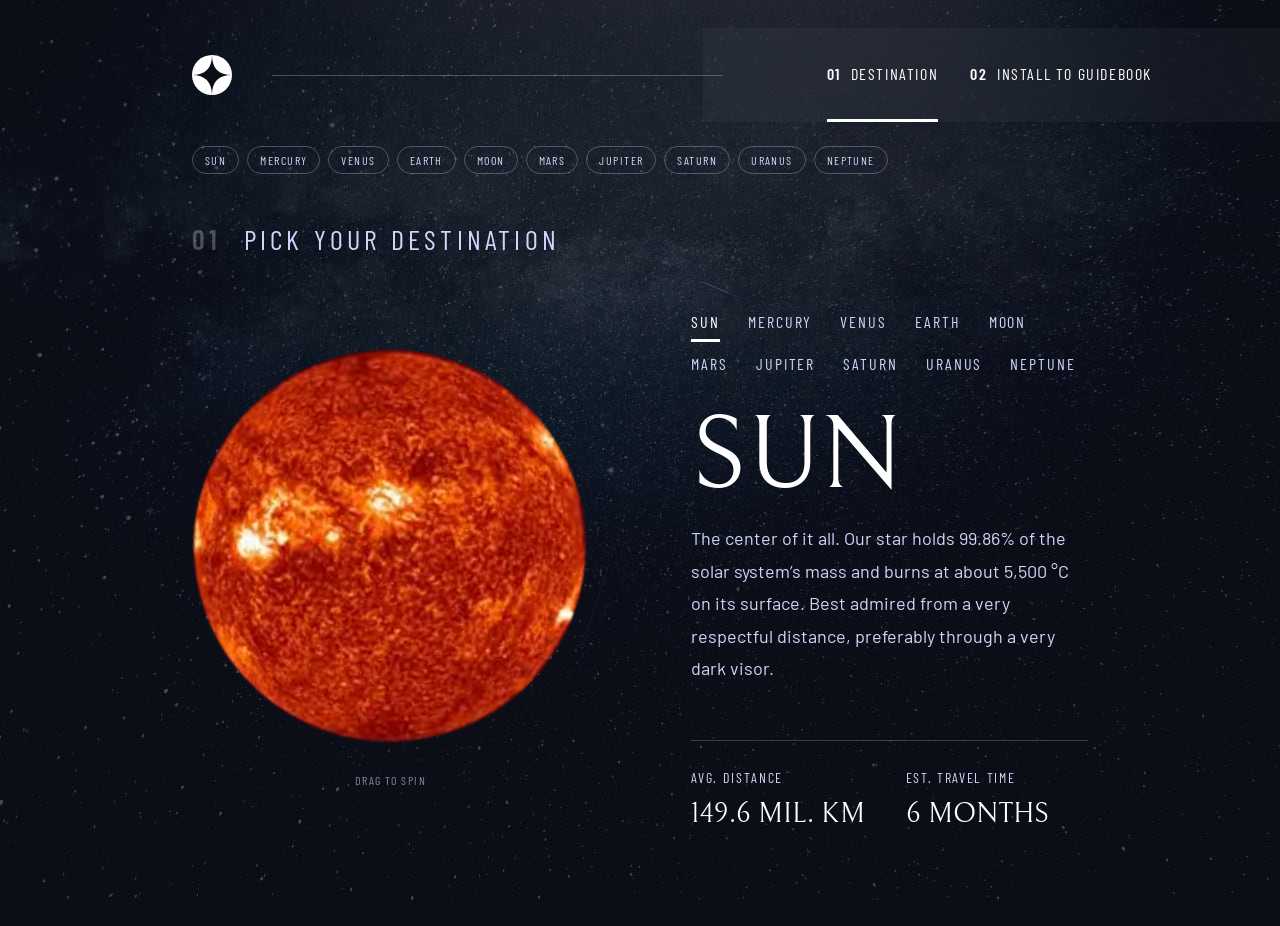
<file: index.html>
<!DOCTYPE html>
<html lang="en">
<head>
  <meta charset="UTF-8">
  <meta name="viewport" content="width=device-width, initial-scale=1">
  <title>Space Tourism – Pick your destination</title>
  <link rel="icon" type="image/png" href="./assets/favicon-32x32.png">
  <link rel="preconnect" href="https://fonts.googleapis.com">
  <link rel="preconnect" href="https://fonts.gstatic.com" crossorigin>
  <link href="https://fonts.googleapis.com/css2?family=Barlow:wght@400&family=Barlow+Condensed:wght@400;600&family=Bellefair&display=swap" rel="stylesheet">
  <link rel="stylesheet" href="./style.css">
</head>
<body>
  <header class="header">
    <a class="header__logo" href="./index.html" aria-label="Space tourism home">
      <img src="./assets/shared/logo.svg" alt="">
    </a>
    <span class="header__line" aria-hidden="true"></span>
    <nav class="nav" aria-label="Primary">
      <ul>
        <li><a href="./index.html" aria-current="page"><b>01</b>Destination</a></li>
        <li><a href="#"><b>02</b>Install to Guidebook</a></li>
      </ul>
    </nav>
  </header>

  <nav class="planet-nav" aria-label="Planets">
    <a href="./sun.html">Sun</a>
    <a href="./mercury.html">Mercury</a>
    <a href="./venus.html">Venus</a>
    <a href="./earth.html">Earth</a>
    <a href="./moon.html">Moon</a>
    <a href="./mars.html">Mars</a>
    <a href="./jupiter.html">Jupiter</a>
    <a href="./saturn.html">Saturn</a>
    <a href="./uranus.html">Uranus</a>
    <a href="./neptune.html">Neptune</a>
  </nav>

  <main>
    <h2 class="title"><span>01</span>Pick your destination</h2>

    <div class="planet">
      <div class="spin" id="planet-spin" role="img" aria-label="The Sun"></div>
      <p class="drag-hint" aria-hidden="true">Drag to spin</p>
    </div>

    <section class="info">
      <div class="tabs" role="tablist" aria-label="Destinations" id="tablist"></div>

      <div id="panel" role="tabpanel">
        <h1 id="dest-name"></h1>
        <p id="dest-description"></p>
        <dl class="stats">
          <div>
            <dt>Avg. distance</dt>
            <dd id="dest-distance"></dd>
          </div>
          <div>
            <dt>Est. travel time</dt>
            <dd id="dest-travel"></dd>
          </div>
        </dl>
      </div>
    </section>
  </main>

  <script src="./backend.js"></script>
</body>
</html>
</file>
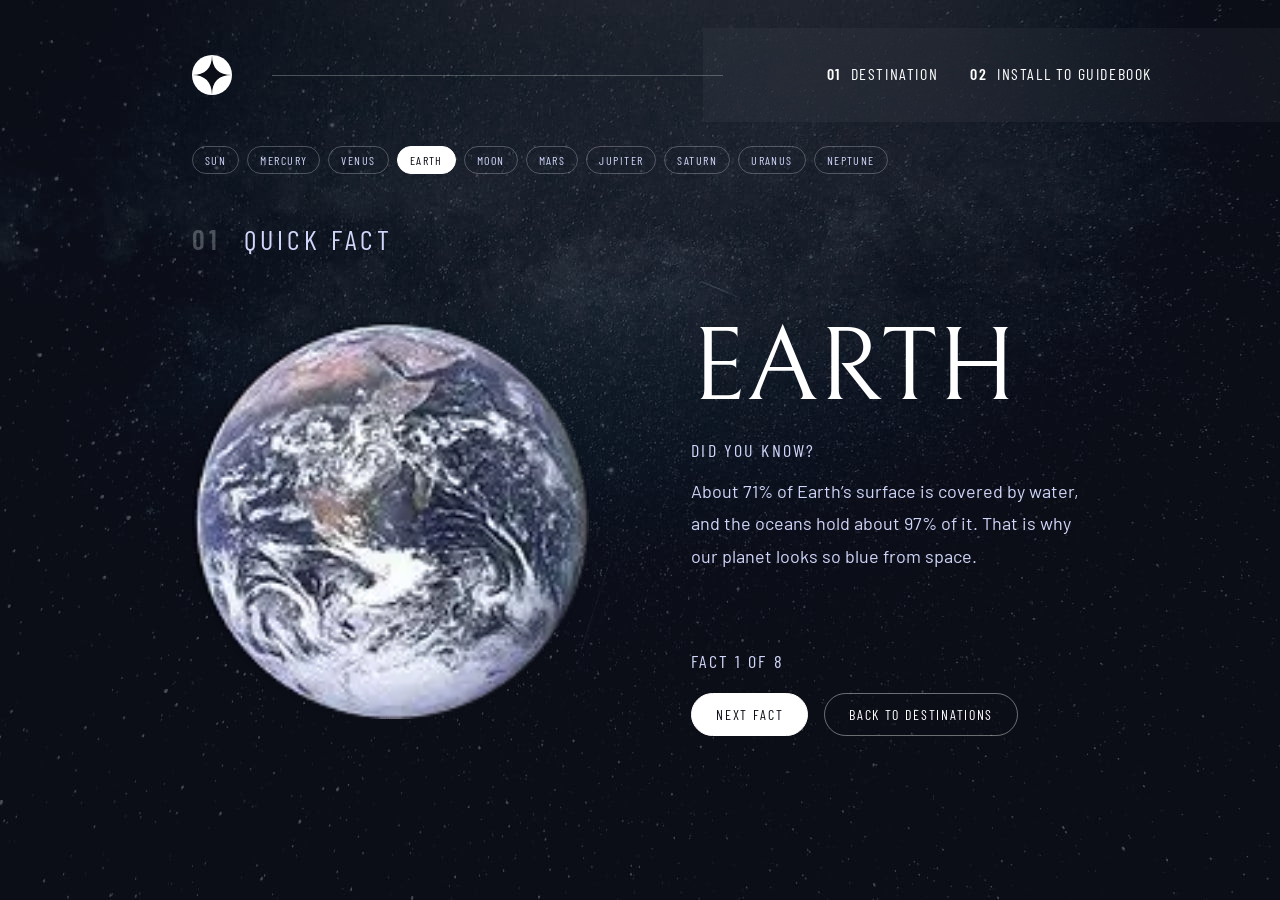
<file: earth.html>
<!DOCTYPE html>
<html lang="en">
<head>
  <meta charset="UTF-8">
  <meta name="viewport" content="width=device-width, initial-scale=1">
  <title>Earth – Space Tourism</title>
  <link rel="icon" type="image/png" href="./assets/favicon-32x32.png">
  <link rel="preconnect" href="https://fonts.googleapis.com">
  <link rel="preconnect" href="https://fonts.gstatic.com" crossorigin>
  <link href="https://fonts.googleapis.com/css2?family=Barlow:wght@400&family=Barlow+Condensed:wght@400;600&family=Bellefair&display=swap" rel="stylesheet">
  <link rel="stylesheet" href="./style.css">
</head>
<body>
  <header class="header">
    <a class="header__logo" href="./index.html" aria-label="Space tourism home">
      <img src="./assets/shared/logo.svg" alt="">
    </a>
    <span class="header__line" aria-hidden="true"></span>
    <nav class="nav" aria-label="Primary">
      <ul>
        <li><a href="./index.html"><b>01</b>Destination</a></li>
        <li><a href="#"><b>02</b>Install to Guidebook</a></li>
      </ul>
    </nav>
  </header>

  <nav class="planet-nav" aria-label="Planets">
    <a href="./sun.html">Sun</a>
    <a href="./mercury.html">Mercury</a>
    <a href="./venus.html">Venus</a>
    <a href="./earth.html" aria-current="page">Earth</a>
    <a href="./moon.html">Moon</a>
    <a href="./mars.html">Mars</a>
    <a href="./jupiter.html">Jupiter</a>
    <a href="./saturn.html">Saturn</a>
    <a href="./uranus.html">Uranus</a>
    <a href="./neptune.html">Neptune</a>
  </nav>

  <main class="fact-page">
    <h2 class="title"><span>01</span>Quick fact</h2>

    <div class="planet">
      <div class="spin spin--auto" id="planet-spin" role="img" aria-label="Earth"
           data-planet="earth" data-image="./assets/destination/image-earth.png"></div>
    </div>

    <section class="info">
      <h1>Earth</h1>
      <p class="fact-label">Did you know?</p>
      <p id="fact-text" aria-live="polite"></p>
      <p class="fact-count" id="fact-count"></p>
      <div class="fact-actions">
        <button type="button" class="next-fact" id="next-fact">Next fact</button>
        <a class="back" href="./index.html">Back to destinations</a>
      </div>
    </section>
  </main>

  <script src="./facts.js"></script>
  <script src="./planet.js"></script>
</body>
</html>
</file>
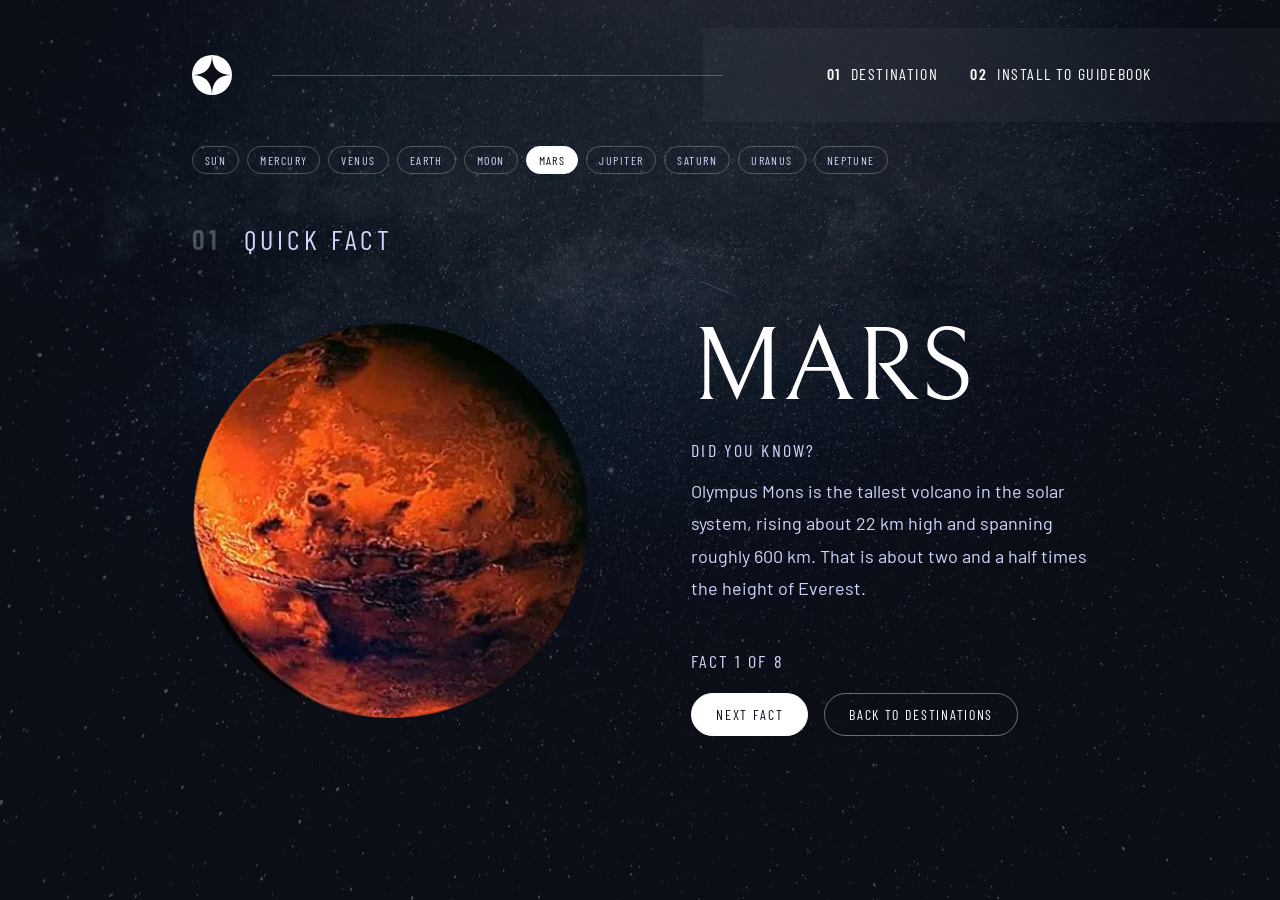
<file: mars.html>
<!DOCTYPE html>
<html lang="en">
<head>
  <meta charset="UTF-8">
  <meta name="viewport" content="width=device-width, initial-scale=1">
  <title>Mars – Space Tourism</title>
  <link rel="icon" type="image/png" href="./assets/favicon-32x32.png">
  <link rel="preconnect" href="https://fonts.googleapis.com">
  <link rel="preconnect" href="https://fonts.gstatic.com" crossorigin>
  <link href="https://fonts.googleapis.com/css2?family=Barlow:wght@400&family=Barlow+Condensed:wght@400;600&family=Bellefair&display=swap" rel="stylesheet">
  <link rel="stylesheet" href="./style.css">
</head>
<body>
  <header class="header">
    <a class="header__logo" href="./index.html" aria-label="Space tourism home">
      <img src="./assets/shared/logo.svg" alt="">
    </a>
    <span class="header__line" aria-hidden="true"></span>
    <nav class="nav" aria-label="Primary">
      <ul>
        <li><a href="./index.html"><b>01</b>Destination</a></li>
        <li><a href="#"><b>02</b>Install to Guidebook</a></li>
      </ul>
    </nav>
  </header>

  <nav class="planet-nav" aria-label="Planets">
    <a href="./sun.html">Sun</a>
    <a href="./mercury.html">Mercury</a>
    <a href="./venus.html">Venus</a>
    <a href="./earth.html">Earth</a>
    <a href="./moon.html">Moon</a>
    <a href="./mars.html" aria-current="page">Mars</a>
    <a href="./jupiter.html">Jupiter</a>
    <a href="./saturn.html">Saturn</a>
    <a href="./uranus.html">Uranus</a>
    <a href="./neptune.html">Neptune</a>
  </nav>

  <main class="fact-page">
    <h2 class="title"><span>01</span>Quick fact</h2>

    <div class="planet">
      <div class="spin spin--auto" id="planet-spin" role="img" aria-label="Mars"
           data-planet="mars" data-image="./assets/destination/image-mars.png"></div>
    </div>

    <section class="info">
      <h1>Mars</h1>
      <p class="fact-label">Did you know?</p>
      <p id="fact-text" aria-live="polite"></p>
      <p class="fact-count" id="fact-count"></p>
      <div class="fact-actions">
        <button type="button" class="next-fact" id="next-fact">Next fact</button>
        <a class="back" href="./index.html">Back to destinations</a>
      </div>
    </section>
  </main>

  <script src="./facts.js"></script>
  <script src="./planet.js"></script>
</body>
</html>
</file>
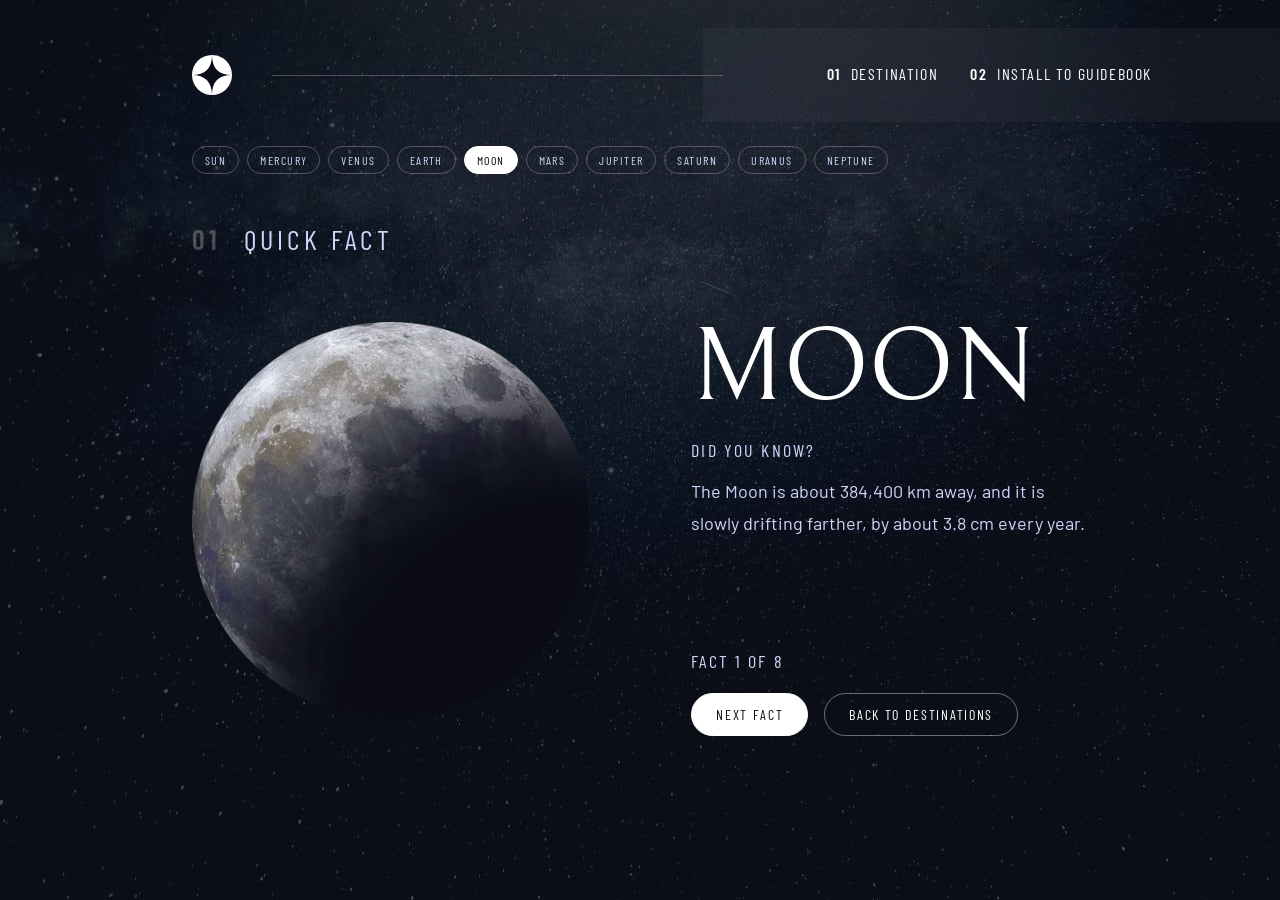
<file: moon.html>
<!DOCTYPE html>
<html lang="en">
<head>
  <meta charset="UTF-8">
  <meta name="viewport" content="width=device-width, initial-scale=1">
  <title>Moon – Space Tourism</title>
  <link rel="icon" type="image/png" href="./assets/favicon-32x32.png">
  <link rel="preconnect" href="https://fonts.googleapis.com">
  <link rel="preconnect" href="https://fonts.gstatic.com" crossorigin>
  <link href="https://fonts.googleapis.com/css2?family=Barlow:wght@400&family=Barlow+Condensed:wght@400;600&family=Bellefair&display=swap" rel="stylesheet">
  <link rel="stylesheet" href="./style.css">
</head>
<body>
  <header class="header">
    <a class="header__logo" href="./index.html" aria-label="Space tourism home">
      <img src="./assets/shared/logo.svg" alt="">
    </a>
    <span class="header__line" aria-hidden="true"></span>
    <nav class="nav" aria-label="Primary">
      <ul>
        <li><a href="./index.html"><b>01</b>Destination</a></li>
        <li><a href="#"><b>02</b>Install to Guidebook</a></li>
      </ul>
    </nav>
  </header>

  <nav class="planet-nav" aria-label="Planets">
    <a href="./sun.html">Sun</a>
    <a href="./mercury.html">Mercury</a>
    <a href="./venus.html">Venus</a>
    <a href="./earth.html">Earth</a>
    <a href="./moon.html" aria-current="page">Moon</a>
    <a href="./mars.html">Mars</a>
    <a href="./jupiter.html">Jupiter</a>
    <a href="./saturn.html">Saturn</a>
    <a href="./uranus.html">Uranus</a>
    <a href="./neptune.html">Neptune</a>
  </nav>

  <main class="fact-page">
    <h2 class="title"><span>01</span>Quick fact</h2>

    <div class="planet">
      <div class="spin spin--auto" id="planet-spin" role="img" aria-label="Moon"
           data-planet="moon" data-image="./assets/destination/image-moon.webp"></div>
    </div>

    <section class="info">
      <h1>Moon</h1>
      <p class="fact-label">Did you know?</p>
      <p id="fact-text" aria-live="polite"></p>
      <p class="fact-count" id="fact-count"></p>
      <div class="fact-actions">
        <button type="button" class="next-fact" id="next-fact">Next fact</button>
        <a class="back" href="./index.html">Back to destinations</a>
      </div>
    </section>
  </main>

  <script src="./facts.js"></script>
  <script src="./planet.js"></script>
</body>
</html>
</file>
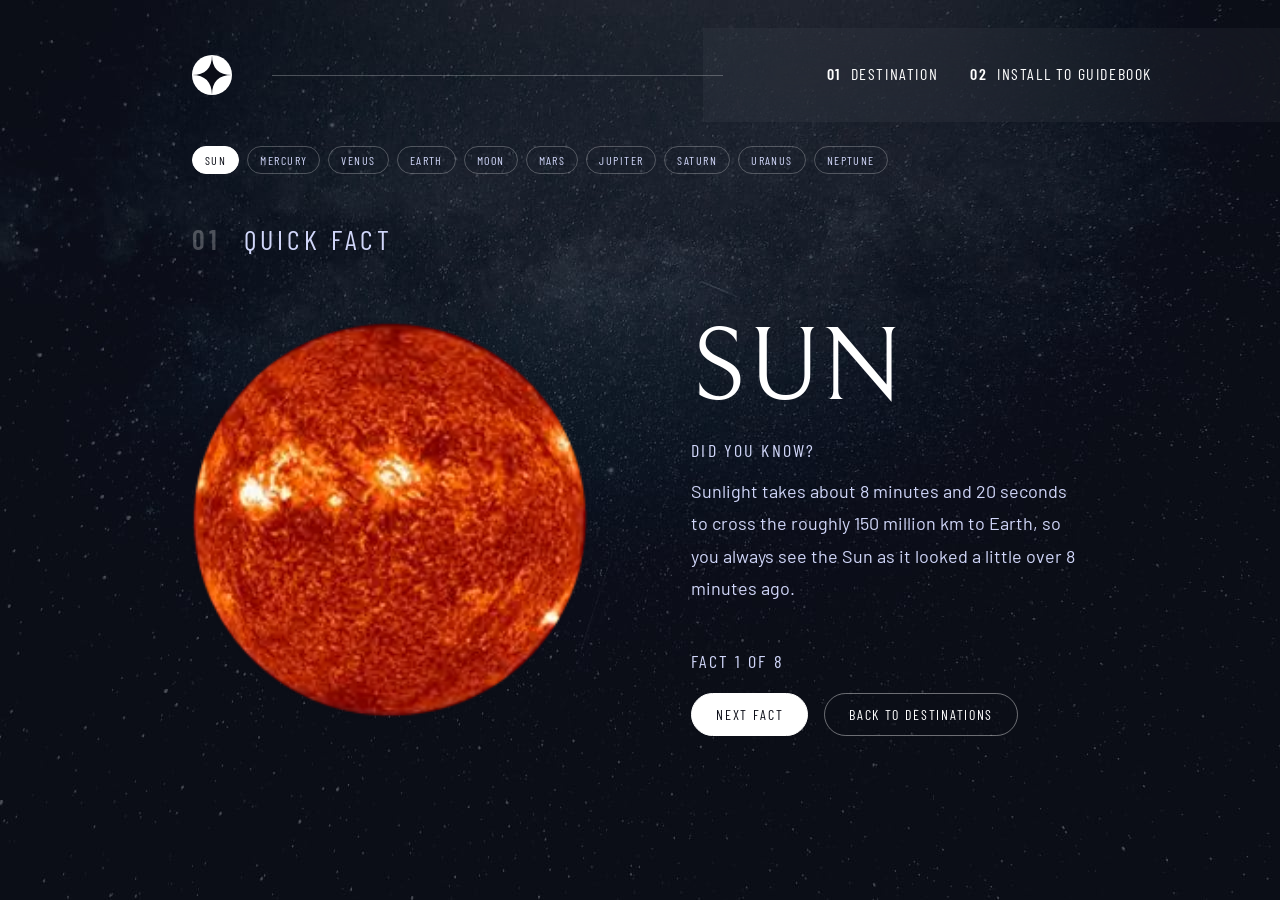
<file: sun.html>
<!DOCTYPE html>
<html lang="en">
<head>
  <meta charset="UTF-8">
  <meta name="viewport" content="width=device-width, initial-scale=1">
  <title>Sun – Space Tourism</title>
  <link rel="icon" type="image/png" href="./assets/favicon-32x32.png">
  <link rel="preconnect" href="https://fonts.googleapis.com">
  <link rel="preconnect" href="https://fonts.gstatic.com" crossorigin>
  <link href="https://fonts.googleapis.com/css2?family=Barlow:wght@400&family=Barlow+Condensed:wght@400;600&family=Bellefair&display=swap" rel="stylesheet">
  <link rel="stylesheet" href="./style.css">
</head>
<body>
  <header class="header">
    <a class="header__logo" href="./index.html" aria-label="Space tourism home">
      <img src="./assets/shared/logo.svg" alt="">
    </a>
    <span class="header__line" aria-hidden="true"></span>
    <nav class="nav" aria-label="Primary">
      <ul>
        <li><a href="./index.html"><b>01</b>Destination</a></li>
        <li><a href="#"><b>02</b>Install to Guidebook</a></li>
      </ul>
    </nav>
  </header>

  <nav class="planet-nav" aria-label="Planets">
    <a href="./sun.html" aria-current="page">Sun</a>
    <a href="./mercury.html">Mercury</a>
    <a href="./venus.html">Venus</a>
    <a href="./earth.html">Earth</a>
    <a href="./moon.html">Moon</a>
    <a href="./mars.html">Mars</a>
    <a href="./jupiter.html">Jupiter</a>
    <a href="./saturn.html">Saturn</a>
    <a href="./uranus.html">Uranus</a>
    <a href="./neptune.html">Neptune</a>
  </nav>

  <main class="fact-page">
    <h2 class="title"><span>01</span>Quick fact</h2>

    <div class="planet">
      <div class="spin spin--auto" id="planet-spin" role="img" aria-label="Sun"
           data-planet="sun" data-image="./assets/destination/image-sun.png"></div>
    </div>

    <section class="info">
      <h1>Sun</h1>
      <p class="fact-label">Did you know?</p>
      <p id="fact-text" aria-live="polite"></p>
      <p class="fact-count" id="fact-count"></p>
      <div class="fact-actions">
        <button type="button" class="next-fact" id="next-fact">Next fact</button>
        <a class="back" href="./index.html">Back to destinations</a>
      </div>
    </section>
  </main>

  <script src="./facts.js"></script>
  <script src="./planet.js"></script>
</body>
</html>
</file>
<file: style.css>
:root {
    --bg: #0b0d17;
    --blue: #d0d6f9;
    --white: #ffffff;
    --panel: rgba(255, 255, 255, 0.04);
    --serif: "Bellefair", serif;
    --cond: "Barlow Condensed", sans-serif;
    --sans: "Barlow", sans-serif;
  }
  
  *, *::before, *::after { box-sizing: border-box; margin: 0; padding: 0; }
  
  body {
    min-height: 100vh;
    overflow-x: hidden;
    background: var(--bg) url("./assets/destination/background-destination-mobile.jpg") center / cover no-repeat fixed;
    color: var(--white);
    font-family: var(--sans);
  }
  @media (min-width: 600px)  { body { background-image: url("./assets/destination/background-destination-tablet.jpg"); } }
  @media (min-width: 1024px) { body { background-image: url("./assets/destination/background-destination-desktop.jpg"); } }
  
  :focus-visible { outline: 2px solid var(--white); outline-offset: 4px; }
  
  /* ---------- Header ---------- */
  .header { display: flex; align-items: center; justify-content: space-between; padding: 24px 24px 0; }
  .header__logo img { display: block; width: 40px; height: 40px; }
  .header__line { display: none; }
  
  .nav ul { display: flex; gap: 32px; list-style: none; }
  .nav a {
    display: block; padding: 16px 0;
    border-bottom: 3px solid transparent;
    font-family: var(--cond); font-size: 0.875rem; letter-spacing: 0.1em;
    text-transform: uppercase; color: var(--white); text-decoration: none;
  }
  .nav a b { font-weight: 600; margin-right: 0.6em; }
  .nav a:hover { border-bottom-color: rgba(255, 255, 255, 0.5); }
  .nav a[aria-current="page"] { border-bottom-color: var(--white); }
  
  @media (min-width: 600px) {
    .header { padding: 0 0 0 40px; }
    .nav { padding: 0 48px; background: var(--panel); backdrop-filter: blur(40px); }
    .nav a { padding: 36px 0; font-size: 1rem; }
  }
  @media (min-width: 1024px) {
    .header { padding: 28px 0 0 clamp(40px, 15vw, 300px); }
    .header__line { display: block; flex: 1; height: 1px; margin: 0 -20px 0 40px; background: rgba(255,255,255,0.25); z-index: 1; }
    .nav { padding: 0 clamp(48px, 10vw, 190px) 0 124px; }
  }
  
  /* ---------- Main ---------- */
  main { display: grid; gap: 32px; padding: 24px 24px 64px; text-align: center; }
  
  .title {
    font-family: var(--cond); font-size: 1rem; letter-spacing: 0.15em;
    text-transform: uppercase; font-weight: 400; color: var(--blue);
  }
  .title span { color: rgba(255,255,255,0.25); font-weight: 600; margin-right: 0.8em; }
  
  .planet { display: grid; place-items: center; justify-items: center; }
  
  /* Spinning wrapper: holds either an <img> or a CSS-drawn planet */
  .spin {
    position: relative; z-index: 5;
    width: 150px; height: 150px;
    cursor: grab; touch-action: none; user-select: none;
    will-change: transform;
  }
  .spin.is-dragging { cursor: grabbing; }
  .spin img { display: block; width: 100%; height: 100%; object-fit: contain; -webkit-user-drag: none; pointer-events: none; }
  
  .drag-hint {
    margin-top: 28px;
    font-family: var(--cond); font-size: 0.75rem; letter-spacing: 0.12em;
    text-transform: uppercase; color: rgba(208,214,249,0.6);
  }
  
  /* ---------- CSS-drawn planets (used when there is no image file) ---------- */
  .sphere {
    position: relative; width: 100%; height: 100%; border-radius: 50%; overflow: hidden;
    box-shadow: inset -26px -18px 55px rgba(0,0,0,0.7), inset 8px 8px 24px rgba(255,255,255,0.1);
  }
  .sphere--sun {
    background: radial-gradient(circle at 50% 50%, #fff7c2 0%, #ffd23f 35%, #ff9a1f 70%, #e8590c 100%);
    box-shadow: 0 0 80px 18px rgba(255,150,30,0.5);
  }
  .sphere--mercury {
    background:
      radial-gradient(circle at 30% 35%, rgba(0,0,0,0.25) 0 5%, transparent 6%),
      radial-gradient(circle at 62% 58%, rgba(0,0,0,0.22) 0 7%, transparent 8%),
      radial-gradient(circle at 48% 22%, rgba(0,0,0,0.2) 0 4%, transparent 5%),
      radial-gradient(circle at 35% 30%, #cfc9c2, #8c857d 55%, #4a453f);
  }
  .sphere--venus { background: radial-gradient(circle at 35% 30%, #f6dfa5, #d9a548 55%, #7a5421); }
  .sphere--earth {
    background:
      radial-gradient(ellipse 26% 20% at 34% 38%, #4f9a4a 0 98%, transparent 100%),
      radial-gradient(ellipse 14% 24% at 62% 62%, #5aa353 0 98%, transparent 100%),
      radial-gradient(ellipse 18% 10% at 66% 30%, #6bb15f 0 98%, transparent 100%),
      radial-gradient(ellipse 22% 7% at 45% 70%, rgba(255,255,255,0.55) 0 98%, transparent 100%),
      radial-gradient(circle at 35% 30%, #4a90d9, #1f5fa8 55%, #0c2d57);
  }
  .sphere--jupiter {
    background:
      radial-gradient(ellipse 14% 8% at 62% 66%, #b5472f 0 98%, transparent 100%),
      repeating-linear-gradient(180deg, #e0c0a0 0 7%, #b8845a 7% 13%, #efdcc0 13% 21%, #a3694a 21% 26%, #d8b08a 26% 33%);
  }
  .sphere--saturn {
    background: repeating-linear-gradient(180deg, #e8d3a0 0 9%, #c9ab72 9% 15%, #f2e2b8 15% 24%, #b99a62 24% 29%);
  }
  .sphere--uranus { background: radial-gradient(circle at 35% 30%, #c4f4f5, #86d4d8 55%, #3d8f96); }
  .sphere--neptune {
    background:
      radial-gradient(ellipse 14% 8% at 40% 55%, rgba(10,20,80,0.55) 0 98%, transparent 100%),
      radial-gradient(circle at 35% 30%, #6c8cf0, #3050c8 55%, #14206b);
  }
  
  /* Saturn + rings */
  .saturn { position: relative; width: 100%; height: 100%; }
  .saturn .sphere { position: absolute; inset: 18%; width: auto; height: auto; }
  .ring {
    position: absolute; left: 50%; top: 50%; width: 140%; height: 38%;
    transform: translate(-50%, -50%) rotate(-20deg);
    background: radial-gradient(closest-side, transparent 0 56%, rgba(226,204,152,0.9) 57% 68%, transparent 69% 72%, rgba(190,165,120,0.75) 73% 90%, transparent 91%);
  }
  .ring--front { clip-path: inset(50% 0 0 0); }
  
  /* ---------- Info ---------- */
  .tabs { display: flex; flex-wrap: wrap; justify-content: center; gap: 4px 20px; }
  .tabs button {
    padding: 8px 0; background: none; border: 0; border-bottom: 3px solid transparent;
    font-family: var(--cond); font-size: 0.875rem; letter-spacing: 0.12em;
    text-transform: uppercase; color: var(--blue); cursor: pointer;
  }
  .tabs button:hover { border-bottom-color: rgba(255,255,255,0.5); }
  .tabs button[aria-selected="true"] { color: var(--white); border-bottom-color: var(--white); }
  
  .info h1 { margin-top: 20px; font-family: var(--serif); font-weight: 400; font-size: 3.5rem; line-height: 1.1; text-transform: uppercase; }
  .info p { margin: 8px auto 0; max-width: 34em; color: var(--blue); font-size: 0.9375rem; line-height: 1.8; }
  
  .stats { display: grid; gap: 32px; margin-top: 32px; padding-top: 32px; border-top: 1px solid rgba(255,255,255,0.2); }
  .stats dt { font-family: var(--cond); font-size: 0.875rem; letter-spacing: 0.12em; text-transform: uppercase; color: var(--blue); }
  .stats dd { margin-top: 12px; font-family: var(--serif); font-size: 1.75rem; text-transform: uppercase; font-variant-numeric: tabular-nums; }
  
  @media (min-width: 600px) {
    main { padding: 40px 40px 80px; gap: 48px; }
    .title { font-size: 1.25rem; text-align: left; }
    .spin { width: 300px; height: 300px; }
    .tabs { gap: 4px 28px; }
    .tabs button { font-size: 1rem; }
    .info h1 { font-size: 5rem; }
    .info p { font-size: 1rem; }
    .stats { grid-template-columns: 1fr 1fr; }
  }
  @media (min-width: 1024px) {
    main {
      grid-template-columns: minmax(0, 1fr) minmax(0, 1fr);
      grid-template-areas: "title title" "planet info";
      column-gap: clamp(48px, 8vw, 160px);
      align-items: center; max-width: 1440px; margin-inline: auto;
      padding: 48px clamp(40px, 15vw, 300px) 96px; text-align: left;
    }
    .title { grid-area: title; font-size: 1.75rem; }
    .planet { grid-area: planet; }
    .spin { width: min(100%, 420px); height: auto; aspect-ratio: 1; }
    .info { grid-area: info; }
    .tabs { justify-content: flex-start; }
    .info h1 { font-size: 6.5rem; margin-top: 16px; }
    .info p { margin-inline: 0; font-size: 1.125rem; }
    .stats { margin-top: 56px; padding-top: 28px; }
  }
  
  @media (prefers-reduced-motion: no-preference) {
    .tabs button, .nav a { transition: border-color 0.2s ease, color 0.2s ease; }
  }
  
  /* ---------- Planet buttons (row under the header) ---------- */
  .planet-nav { display: flex; flex-wrap: wrap; justify-content: center; gap: 4px 8px; padding: 16px 24px 0; }
  .planet-nav a {
    padding: 6px 12px; border: 1px solid rgba(255,255,255,0.25); border-radius: 999px;
    font-family: var(--cond); font-size: 0.75rem; letter-spacing: 0.12em;
    text-transform: uppercase; color: var(--blue); text-decoration: none;
  }
  .planet-nav a:hover { border-color: var(--white); color: var(--white); }
  .planet-nav a[aria-current="page"] { background: var(--white); border-color: var(--white); color: var(--bg); }
  @media (min-width: 1024px) { .planet-nav { justify-content: flex-start; padding: 24px clamp(40px, 15vw, 300px) 0; } }
  
  /* ---------- Planet fact pages ---------- */
  .fact-label { margin-top: 20px; font-family: var(--cond); font-size: 0.875rem; letter-spacing: 0.12em; text-transform: uppercase; color: var(--blue); }
  .fact-page .info h1 { margin-top: 8px; }
  .back {
    display: inline-block; margin-top: 32px; padding: 12px 24px; border: 1px solid rgba(255,255,255,0.4); border-radius: 999px;
    font-family: var(--cond); font-size: 0.875rem; letter-spacing: 0.12em; text-transform: uppercase;
    color: var(--white); text-decoration: none;
  }
  .back:hover { background: var(--white); color: var(--bg); }
  .spin--auto { cursor: default; touch-action: auto; }
  @keyframes planet-spin { to { transform: rotate(-360deg); } }
  @media (prefers-reduced-motion: no-preference) { .spin--auto { animation: planet-spin 90s linear infinite; } }
  
  /* ---------- Rotating facts ---------- */
  .fact-count { margin-top: 24px; font-family: var(--cond); font-size: 0.875rem; letter-spacing: 0.12em; text-transform: uppercase; color: rgba(208,214,249,0.6); }
  .fact-actions { display: flex; flex-wrap: wrap; justify-content: center; gap: 12px 16px; margin-top: 16px; }
  .fact-page .info #fact-text { min-height: 9em; }
  .next-fact {
    padding: 12px 24px; border: 1px solid var(--white); border-radius: 999px; background: var(--white); cursor: pointer;
    font-family: var(--cond); font-size: 0.875rem; letter-spacing: 0.12em; text-transform: uppercase; color: var(--bg);
  }
  .next-fact:hover { background: transparent; color: var(--white); }
  .fact-actions .back { margin-top: 0; }
  @media (min-width: 1024px) { .fact-actions { justify-content: flex-start; } }
  @media (prefers-reduced-motion: no-preference) {
    .fade-in { animation: fact-fade 0.4s ease; }
    @keyframes fact-fade { from { opacity: 0; transform: translateY(6px); } to { opacity: 1; transform: none; } }
  }
</file>
